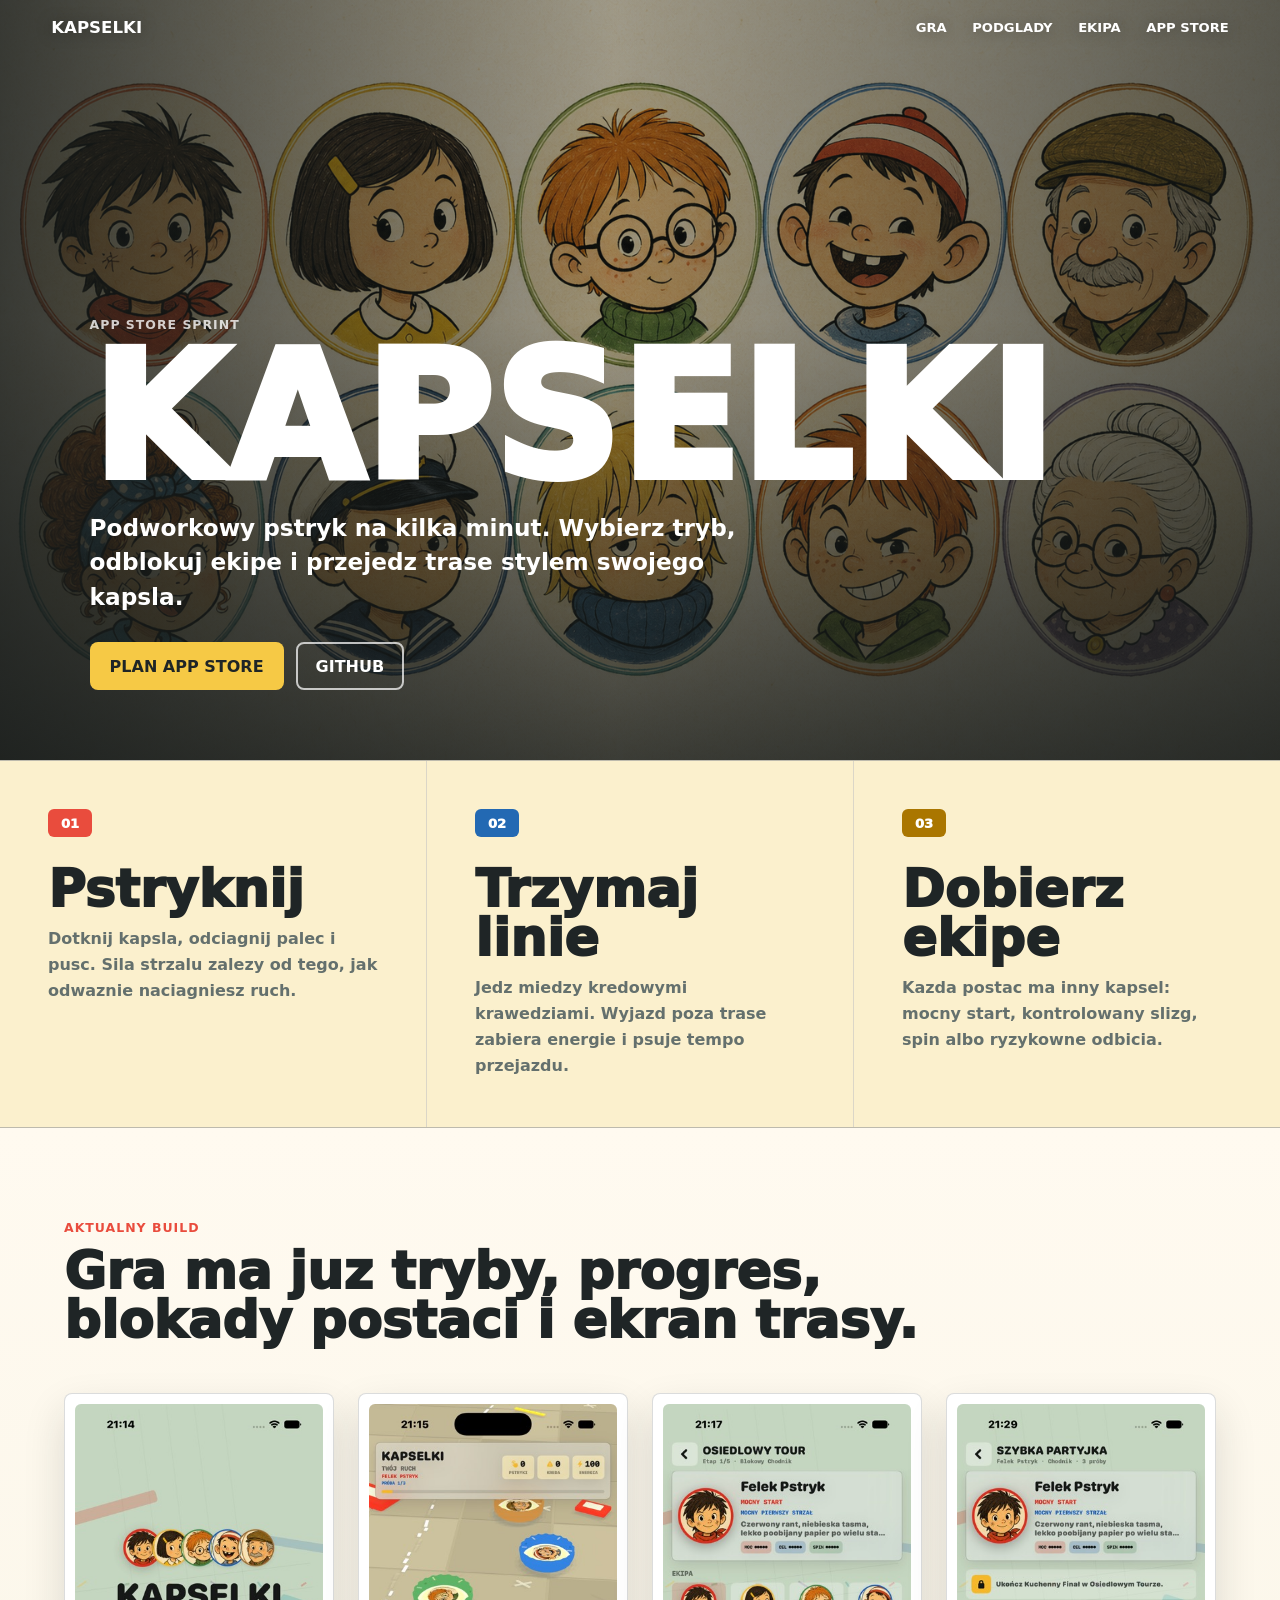
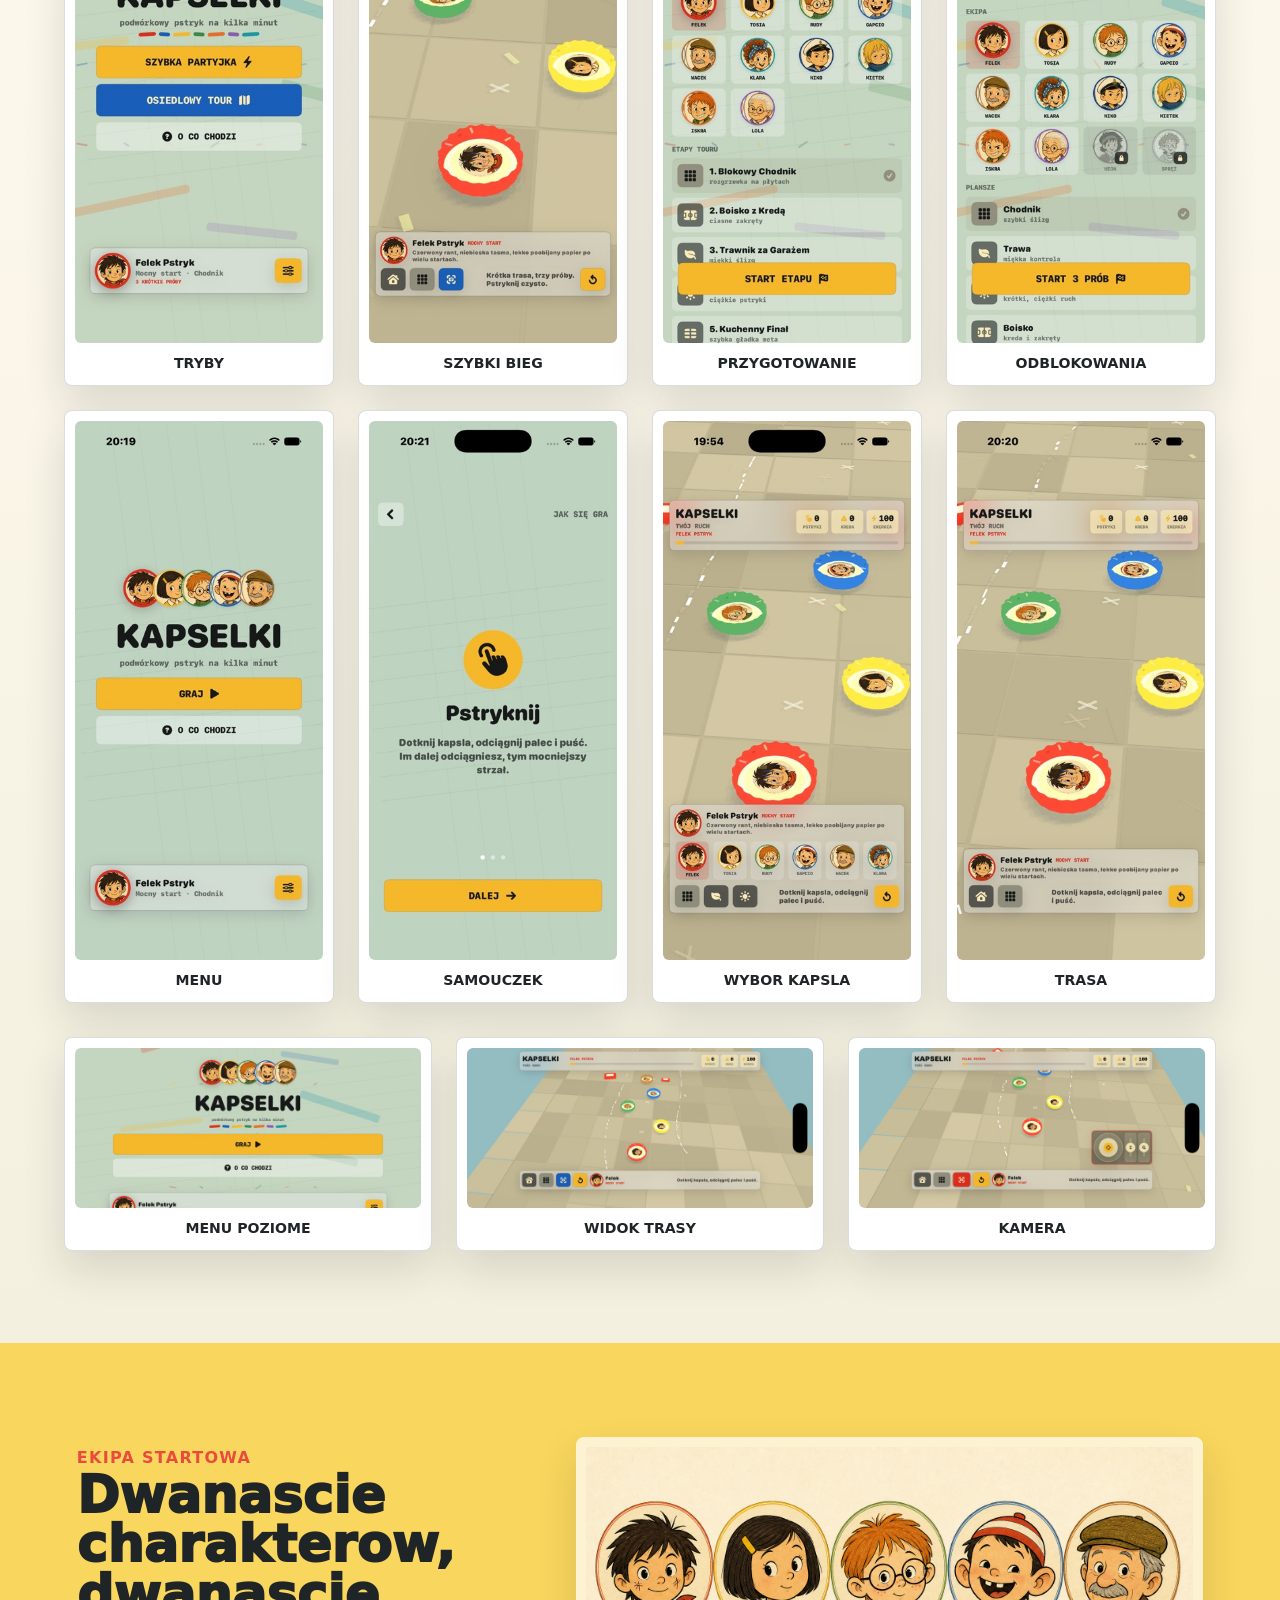
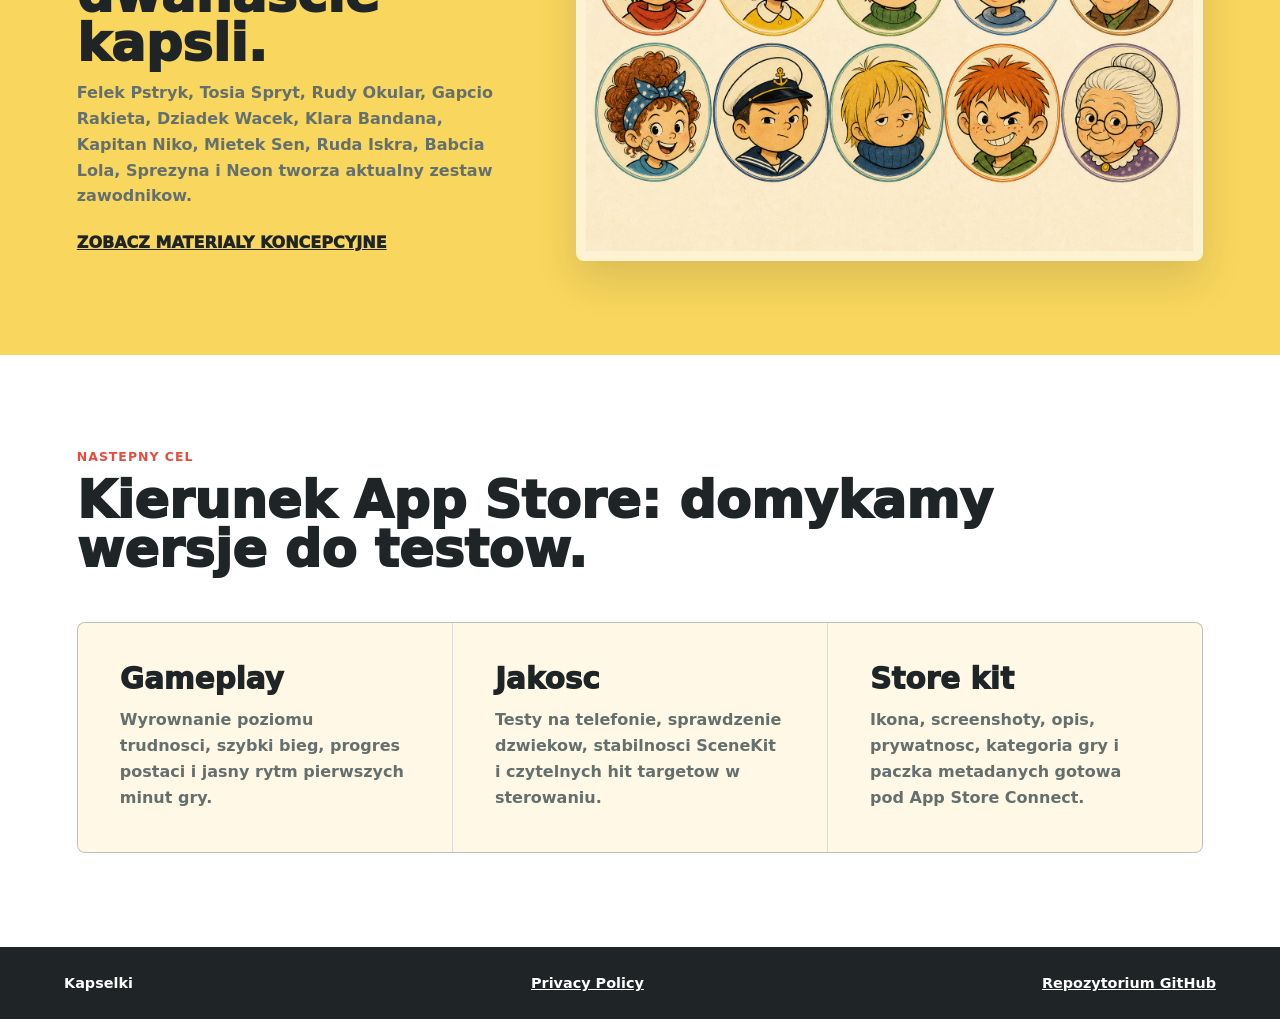
<file: docs/index.html>
<!doctype html>
<html lang="pl">
  <head>
    <meta charset="utf-8">
    <meta name="viewport" content="width=device-width, initial-scale=1">
    <meta name="description" content="Kapselki - podworkowa gra iOS o pstrykaniu kapsli po kredowej trasie.">
    <title>Kapselki - gra iOS</title>
    <link rel="stylesheet" href="styles.css">
  </head>
  <body>
    <header class="site-header" aria-label="Nawigacja">
      <a class="brand" href="#top" aria-label="Kapselki">Kapselki</a>
      <nav>
        <a href="#gra">Gra</a>
        <a href="#podglady">Podglady</a>
        <a href="#ekipa">Ekipa</a>
        <a href="#appstore">App Store</a>
      </nav>
    </header>

    <main id="top">
      <section class="hero" aria-labelledby="hero-title">
        <div class="hero-copy">
          <p class="eyebrow">App Store sprint</p>
          <h1 id="hero-title">Kapselki</h1>
          <p class="lede">Podworkowy pstryk na kilka minut. Wybierz tryb, odblokuj ekipe i przejedz trase stylem swojego kapsla.</p>
          <div class="hero-actions" aria-label="Glowne akcje">
            <a class="button primary" href="#appstore">Plan App Store</a>
            <a class="button secondary" href="https://github.com/lpociask/kapselki">GitHub</a>
          </div>
        </div>
      </section>

      <section class="intro-strip" id="gra" aria-label="Najwazniejsze elementy gry">
        <article>
          <span class="chip red">01</span>
          <h2>Pstryknij</h2>
          <p>Dotknij kapsla, odciagnij palec i pusc. Sila strzalu zalezy od tego, jak odwaznie naciagniesz ruch.</p>
        </article>
        <article>
          <span class="chip blue">02</span>
          <h2>Trzymaj linie</h2>
          <p>Jedz miedzy kredowymi krawedziami. Wyjazd poza trase zabiera energie i psuje tempo przejazdu.</p>
        </article>
        <article>
          <span class="chip yellow">03</span>
          <h2>Dobierz ekipe</h2>
          <p>Kazda postac ma inny kapsel: mocny start, kontrolowany slizg, spin albo ryzykowne odbicia.</p>
        </article>
      </section>

      <section class="showcase" id="podglady" aria-labelledby="showcase-title">
        <div class="section-heading">
          <p class="eyebrow">Aktualny build</p>
          <h2 id="showcase-title">Gra ma juz tryby, progres, blokady postaci i ekran trasy.</h2>
        </div>
        <div class="screens">
          <figure>
            <img src="assets/kapselki-menu-modes.jpg" alt="Menu gry Kapselki z wyborem trybow gry.">
            <figcaption>Tryby</figcaption>
          </figure>
          <figure>
            <img src="assets/kapselki-quick-run.jpg" alt="Szybki wyscig kapsli na trasie.">
            <figcaption>Szybki bieg</figcaption>
          </figure>
          <figure>
            <img src="assets/kapselki-tour-setup.jpg" alt="Ekran przygotowania trasy i wyboru ustawien.">
            <figcaption>Przygotowanie</figcaption>
          </figure>
          <figure>
            <img src="assets/kapselki-locked-characters.jpg" alt="Ekran postaci z zablokowanymi zawodnikami.">
            <figcaption>Odblokowania</figcaption>
          </figure>
          <figure>
            <img src="assets/kapselki-menu.jpg" alt="Menu gry Kapselki z postaciami i przyciskiem graj.">
            <figcaption>Menu</figcaption>
          </figure>
          <figure>
            <img src="assets/kapselki-tutorial.jpg" alt="Ekran samouczka z instrukcja pstrykania kapsla.">
            <figcaption>Samouczek</figcaption>
          </figure>
          <figure>
            <img src="assets/kapselki-roster.jpg" alt="Ekran wyboru postaci i kapsla.">
            <figcaption>Wybor kapsla</figcaption>
          </figure>
          <figure>
            <img src="assets/kapselki-race-flow.jpg" alt="Ekran wyscigu kapsli na trasie.">
            <figcaption>Trasa</figcaption>
          </figure>
        </div>
        <div class="wide-screens" aria-label="Podglady poziome">
          <figure>
            <img src="assets/kapselki-menu-color.jpg" alt="Szeroki podglad kolorowego menu gry Kapselki.">
            <figcaption>Menu poziome</figcaption>
          </figure>
          <figure>
            <img src="assets/kapselki-landscape-fixed.jpg" alt="Szeroki podglad trasy z kapslami na planszy.">
            <figcaption>Widok trasy</figcaption>
          </figure>
          <figure>
            <img src="assets/kapselki-landscape-camera.jpg" alt="Szeroki podglad trasy z panelem kamery.">
            <figcaption>Kamera</figcaption>
          </figure>
        </div>
      </section>

      <section class="roster" id="ekipa" aria-labelledby="roster-title">
        <div class="roster-copy">
          <p class="eyebrow">Ekipa startowa</p>
          <h2 id="roster-title">Dwanascie charakterow, dwanascie kapsli.</h2>
          <p>Felek Pstryk, Tosia Spryt, Rudy Okular, Gapcio Rakieta, Dziadek Wacek, Klara Bandana, Kapitan Niko, Mietek Sen, Ruda Iskra, Babcia Lola, Sprezyna i Neon tworza aktualny zestaw zawodnikow.</p>
          <a class="text-link" href="https://github.com/lpociask/kapselki/tree/main/concept-art">Zobacz materialy koncepcyjne</a>
        </div>
        <img src="assets/kapselki-characters.png" alt="Plansza koncepcyjna z dziesiecioma postaciami gry Kapselki.">
      </section>

      <section class="appstore" id="appstore" aria-labelledby="appstore-title">
        <div class="section-heading">
          <p class="eyebrow">Nastepny cel</p>
          <h2 id="appstore-title">Kierunek App Store: domykamy wersje do testow.</h2>
        </div>
        <div class="appstore-grid">
          <article>
            <h3>Gameplay</h3>
            <p>Wyrownanie poziomu trudnosci, szybki bieg, progres postaci i jasny rytm pierwszych minut gry.</p>
          </article>
          <article>
            <h3>Jakosc</h3>
            <p>Testy na telefonie, sprawdzenie dzwiekow, stabilnosci SceneKit i czytelnych hit targetow w sterowaniu.</p>
          </article>
          <article>
            <h3>Store kit</h3>
            <p>Ikona, screenshoty, opis, prywatnosc, kategoria gry i paczka metadanych gotowa pod App Store Connect.</p>
          </article>
        </div>
      </section>
    </main>

    <footer>
      <span>Kapselki</span>
      <a href="privacy.html">Privacy Policy</a>
      <a href="https://github.com/lpociask/kapselki">Repozytorium GitHub</a>
    </footer>
  </body>
</html>
</file>
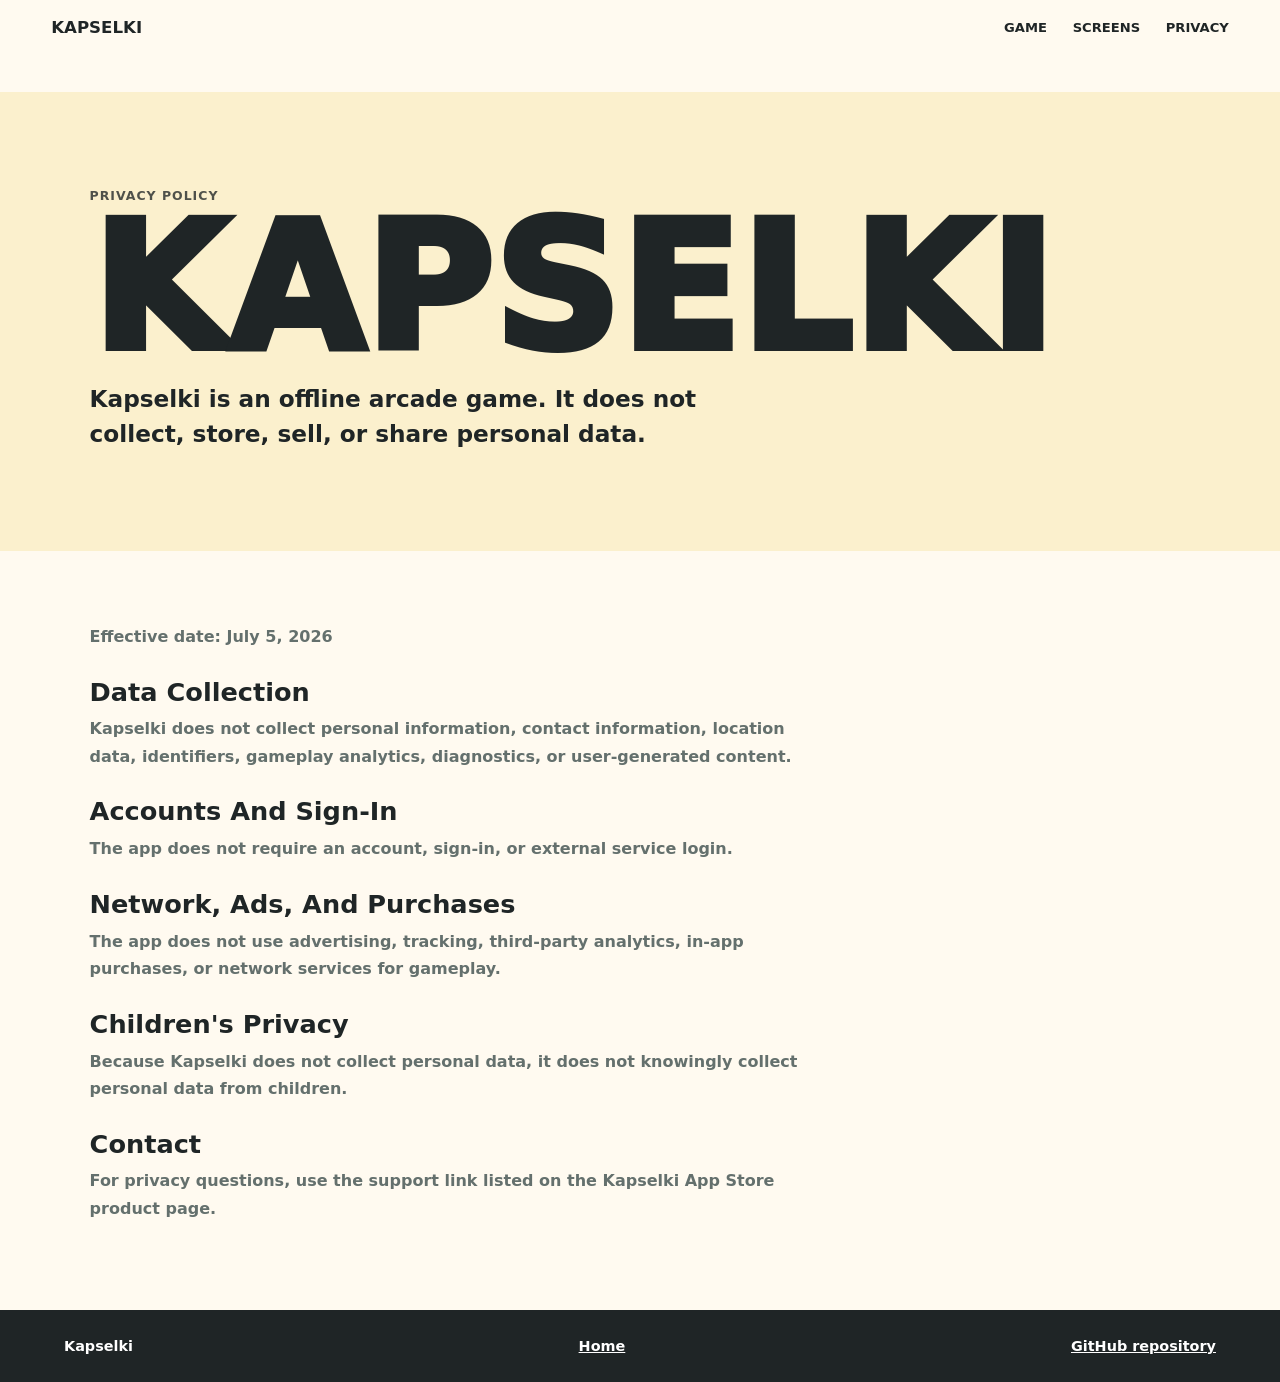
<file: docs/privacy.html>
<!doctype html>
<html lang="en">
  <head>
    <meta charset="utf-8">
    <meta name="viewport" content="width=device-width, initial-scale=1">
    <meta name="description" content="Privacy Policy for Kapselki.">
    <title>Kapselki - Privacy Policy</title>
    <link rel="stylesheet" href="styles.css">
  </head>
  <body class="policy-page">
    <header class="site-header policy-header" aria-label="Navigation">
      <a class="brand" href="index.html" aria-label="Kapselki">Kapselki</a>
      <nav>
        <a href="index.html#gra">Game</a>
        <a href="index.html#podglady">Screens</a>
        <a href="privacy.html">Privacy</a>
      </nav>
    </header>

    <main class="policy-main">
      <section class="policy-hero" aria-labelledby="privacy-title">
        <p class="eyebrow">Privacy Policy</p>
        <h1 id="privacy-title">Kapselki</h1>
        <p class="lede">Kapselki is an offline arcade game. It does not collect, store, sell, or share personal data.</p>
      </section>

      <section class="policy-content" aria-label="Privacy details">
        <p><strong>Effective date:</strong> July 5, 2026</p>

        <h2>Data Collection</h2>
        <p>Kapselki does not collect personal information, contact information, location data, identifiers, gameplay analytics, diagnostics, or user-generated content.</p>

        <h2>Accounts And Sign-In</h2>
        <p>The app does not require an account, sign-in, or external service login.</p>

        <h2>Network, Ads, And Purchases</h2>
        <p>The app does not use advertising, tracking, third-party analytics, in-app purchases, or network services for gameplay.</p>

        <h2>Children's Privacy</h2>
        <p>Because Kapselki does not collect personal data, it does not knowingly collect personal data from children.</p>

        <h2>Contact</h2>
        <p>For privacy questions, use the support link listed on the Kapselki App Store product page.</p>
      </section>
    </main>

    <footer>
      <span>Kapselki</span>
      <a href="index.html">Home</a>
      <a href="https://github.com/lpociask/kapselki">GitHub repository</a>
    </footer>
  </body>
</html>
</file>
<file: docs/styles.css>
:root {
  color-scheme: light;
  --ink: #1f2526;
  --muted: #64706d;
  --paper: #fff8e6;
  --chalk: #fbf0cd;
  --red: #e94c3d;
  --blue: #2369b3;
  --yellow: #f6c945;
  --green: #4f8b45;
  --teal: #25898a;
  --violet: #7458a7;
  --line: rgba(31, 37, 38, 0.16);
  --shadow: 0 18px 42px rgba(31, 37, 38, 0.14);
}

* {
  box-sizing: border-box;
}

html {
  scroll-behavior: smooth;
}

body {
  margin: 0;
  background: var(--paper);
  color: var(--ink);
  font-family: Inter, ui-sans-serif, system-ui, -apple-system, BlinkMacSystemFont, "Segoe UI", sans-serif;
}

a {
  color: inherit;
}

.site-header {
  position: fixed;
  z-index: 10;
  top: 0;
  left: 0;
  right: 0;
  display: flex;
  align-items: center;
  justify-content: space-between;
  gap: 20px;
  padding: 18px clamp(18px, 4vw, 54px);
  color: #ffffff;
  text-shadow: 0 1px 16px rgba(0, 0, 0, 0.34);
}

.brand {
  font-size: 1.04rem;
  font-weight: 900;
  letter-spacing: 0;
  text-decoration: none;
  text-transform: uppercase;
}

nav {
  display: flex;
  align-items: center;
  gap: clamp(12px, 2vw, 26px);
  font-size: 0.82rem;
  font-weight: 800;
  text-transform: uppercase;
}

nav a {
  text-decoration: none;
}

.hero {
  position: relative;
  min-height: min(760px, 88vh);
  display: grid;
  align-items: end;
  padding: 124px clamp(20px, 7vw, 96px) 70px;
  color: #ffffff;
  isolation: isolate;
  background: #263732 url("assets/kapselki-characters.png") center 34% / cover no-repeat;
}

.hero::before {
  content: "";
  position: absolute;
  inset: 0;
  z-index: -1;
  background:
    linear-gradient(90deg, rgba(23, 27, 26, 0.84), rgba(23, 27, 26, 0.34) 48%, rgba(23, 27, 26, 0.68)),
    linear-gradient(0deg, rgba(23, 27, 26, 0.76), rgba(23, 27, 26, 0.10) 58%);
}

.hero-copy {
  width: min(760px, 100%);
}

.eyebrow {
  margin: 0 0 12px;
  color: currentColor;
  font-size: 0.78rem;
  font-weight: 900;
  letter-spacing: 0.08em;
  text-transform: uppercase;
  opacity: 0.78;
}

h1,
h2,
p {
  margin-top: 0;
}

h1 {
  margin-bottom: 16px;
  font-size: clamp(4.2rem, 14vw, 11rem);
  line-height: 0.86;
  font-weight: 1000;
  letter-spacing: 0;
  text-transform: uppercase;
}

.lede {
  max-width: 650px;
  margin-bottom: 28px;
  font-size: clamp(1.1rem, 2vw, 1.45rem);
  line-height: 1.48;
  font-weight: 700;
}

.hero-actions {
  display: flex;
  flex-wrap: wrap;
  gap: 12px;
}

.button {
  display: inline-flex;
  align-items: center;
  justify-content: center;
  min-height: 48px;
  padding: 0 18px;
  border: 2px solid transparent;
  border-radius: 8px;
  font-weight: 900;
  text-decoration: none;
  text-transform: uppercase;
}

.button.primary {
  background: var(--yellow);
  color: var(--ink);
}

.button.secondary {
  border-color: rgba(255, 255, 255, 0.72);
  color: #ffffff;
}

.intro-strip {
  display: grid;
  grid-template-columns: repeat(3, minmax(0, 1fr));
  gap: 1px;
  background: var(--line);
  border-top: 1px solid var(--line);
  border-bottom: 1px solid var(--line);
}

.intro-strip article {
  min-height: 240px;
  padding: clamp(24px, 4vw, 48px);
  background: var(--chalk);
}

.chip {
  display: inline-flex;
  align-items: center;
  justify-content: center;
  width: 44px;
  height: 28px;
  margin-bottom: 28px;
  border-radius: 6px;
  color: #ffffff;
  font-size: 0.82rem;
  font-weight: 950;
}

.chip.red {
  background: var(--red);
}

.chip.blue {
  background: var(--blue);
}

.chip.yellow {
  background: #aa7600;
}

.intro-strip h2,
.section-heading h2,
.roster h2 {
  margin-bottom: 12px;
  font-size: clamp(2rem, 4vw, 4.4rem);
  line-height: 0.96;
  font-weight: 1000;
  letter-spacing: 0;
}

.intro-strip p,
.roster p {
  margin-bottom: 0;
  color: var(--muted);
  font-size: 1rem;
  line-height: 1.62;
  font-weight: 650;
}

.showcase {
  padding: clamp(44px, 8vw, 92px) clamp(18px, 5vw, 72px);
  background:
    linear-gradient(180deg, #fffaf0 0%, #f4f0df 100%);
}

.section-heading {
  width: min(980px, 100%);
  margin-bottom: clamp(24px, 4vw, 48px);
}

.section-heading .eyebrow,
.roster .eyebrow {
  color: var(--red);
  opacity: 1;
}

.screens {
  display: grid;
  grid-template-columns: repeat(4, minmax(0, 1fr));
  gap: clamp(14px, 2vw, 24px);
}

.wide-screens {
  display: grid;
  grid-template-columns: repeat(3, minmax(0, 1fr));
  gap: clamp(14px, 2vw, 24px);
  margin-top: clamp(18px, 3vw, 34px);
}

figure {
  margin: 0;
  padding: 10px 10px 14px;
  border: 1px solid var(--line);
  border-radius: 8px;
  background: #ffffff;
  box-shadow: var(--shadow);
}

figure img {
  display: block;
  width: 100%;
  aspect-ratio: 368 / 800;
  object-fit: cover;
  border-radius: 6px;
  background: #e7dfc9;
}

.wide-screens img {
  aspect-ratio: 800 / 368;
}

figcaption {
  padding-top: 12px;
  color: var(--ink);
  font-size: 0.88rem;
  font-weight: 900;
  text-align: center;
  text-transform: uppercase;
}

.roster {
  display: grid;
  grid-template-columns: minmax(280px, 0.82fr) minmax(320px, 1.18fr);
  gap: clamp(26px, 5vw, 76px);
  align-items: center;
  padding: clamp(44px, 8vw, 94px) clamp(18px, 6vw, 86px);
  background: #f9d65d;
}

.roster-copy {
  max-width: 620px;
}

.roster img {
  display: block;
  width: 100%;
  border: 10px solid rgba(255, 255, 255, 0.72);
  border-radius: 8px;
  box-shadow: var(--shadow);
}

.appstore {
  padding: clamp(44px, 8vw, 94px) clamp(18px, 6vw, 86px);
  background: #ffffff;
}

.appstore-grid {
  display: grid;
  grid-template-columns: repeat(3, minmax(0, 1fr));
  gap: 1px;
  overflow: hidden;
  border: 1px solid var(--line);
  border-radius: 8px;
  background: var(--line);
}

.appstore-grid article {
  min-height: 220px;
  padding: clamp(24px, 4vw, 42px);
  background: #fff8e6;
}

.appstore-grid h3 {
  margin: 0 0 12px;
  font-size: clamp(1.35rem, 2.3vw, 2.2rem);
  line-height: 1;
  font-weight: 1000;
}

.appstore-grid p {
  margin: 0;
  color: var(--muted);
  font-size: 1rem;
  line-height: 1.62;
  font-weight: 650;
}

.text-link {
  display: inline-flex;
  margin-top: 24px;
  color: var(--ink);
  font-weight: 950;
  text-transform: uppercase;
}

footer {
  display: flex;
  justify-content: space-between;
  gap: 20px;
  padding: 28px clamp(18px, 5vw, 72px);
  background: var(--ink);
  color: #ffffff;
  font-size: 0.9rem;
  font-weight: 850;
}

footer a {
  color: #ffffff;
}

.policy-page {
  background: #fffaf0;
}

.policy-header {
  color: var(--ink);
  text-shadow: none;
}

.policy-main {
  padding-top: 92px;
}

.policy-hero {
  padding: clamp(48px, 8vw, 96px) clamp(20px, 7vw, 96px) clamp(36px, 6vw, 72px);
  background: var(--chalk);
}

.policy-hero h1 {
  color: var(--ink);
}

.policy-content {
  width: min(920px, 100%);
  padding: clamp(32px, 6vw, 72px) clamp(20px, 7vw, 96px);
}

.policy-content h2 {
  margin: 28px 0 10px;
  font-size: clamp(1.35rem, 2vw, 2rem);
  line-height: 1.05;
}

.policy-content p {
  color: var(--muted);
  font-size: 1rem;
  line-height: 1.72;
  font-weight: 650;
}

@media (max-width: 920px) {
  .intro-strip,
  .roster,
  .appstore-grid {
    grid-template-columns: 1fr;
  }

  .screens {
    grid-template-columns: repeat(2, minmax(0, 1fr));
  }

  .wide-screens {
    grid-template-columns: 1fr;
  }
}

@media (max-width: 620px) {
  .site-header {
    position: absolute;
    align-items: flex-start;
    padding-top: 16px;
  }

  nav {
    flex-wrap: wrap;
    justify-content: flex-end;
    gap: 8px 10px;
    font-size: 0.68rem;
  }

  .hero {
    min-height: 82vh;
    padding: 112px 18px 48px;
    background-position: center top;
  }

  h1 {
    font-size: clamp(3.2rem, 22vw, 5.2rem);
  }

  .button {
    width: 100%;
  }

  .intro-strip article {
    min-height: auto;
  }

  .screens {
    grid-template-columns: 1fr;
  }

  footer {
    flex-direction: column;
  }
}
</file>
